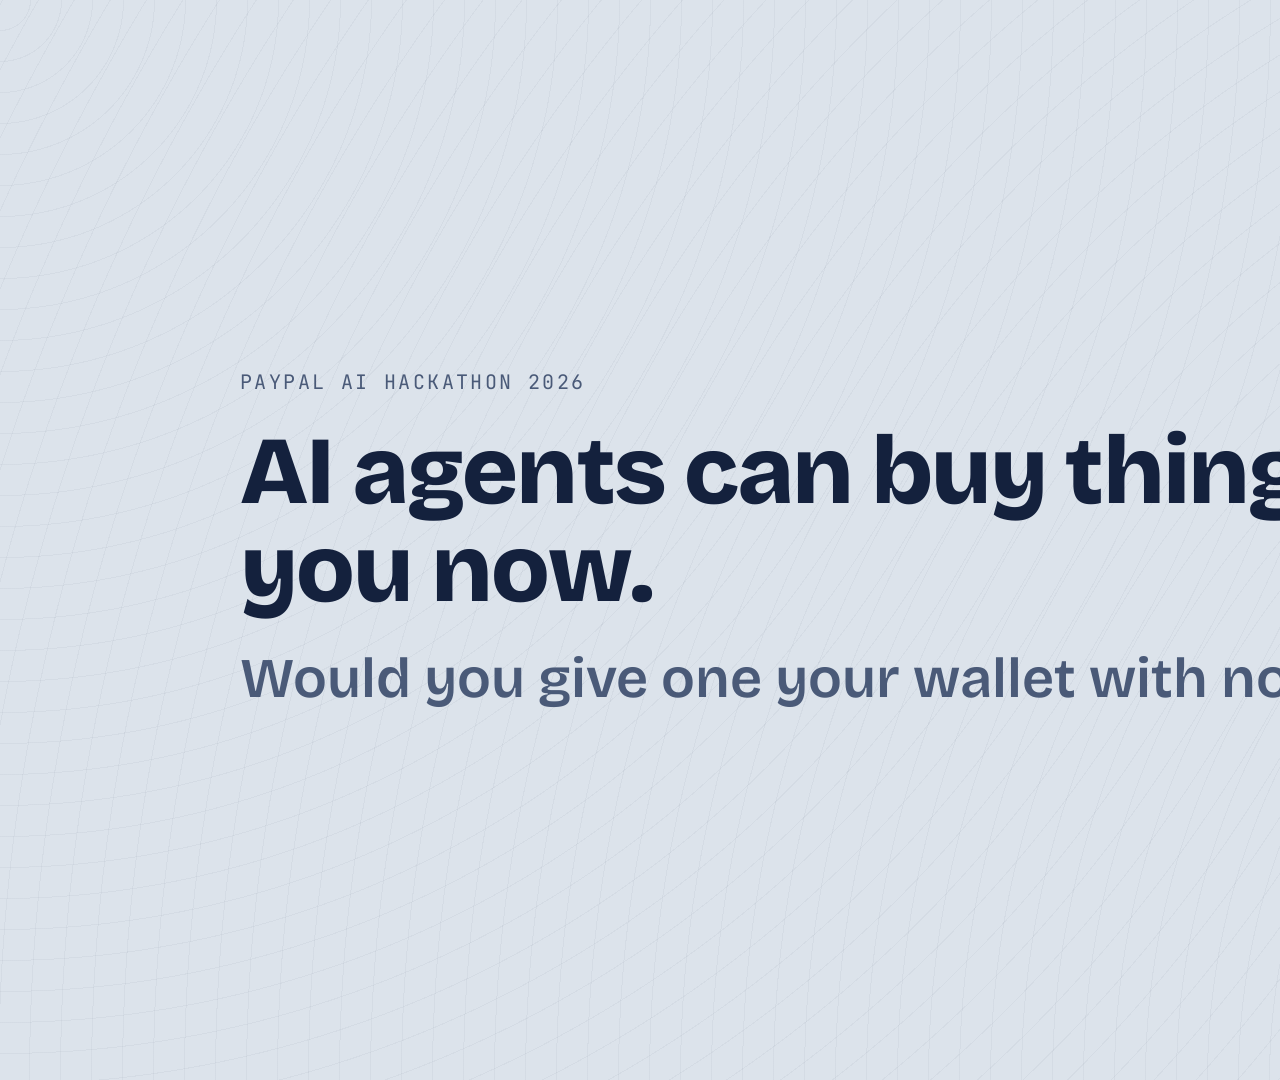
<file: scripts/video/cards/c1.html>
<!doctype html><link rel=stylesheet href=card.css><div class=wrap>
<p class=eyebrow>PayPal AI Hackathon 2026</p>
<h1>AI agents can buy things for you now.</h1>
<h2>Would you give one your wallet with no limits?</h2></div>
</file>
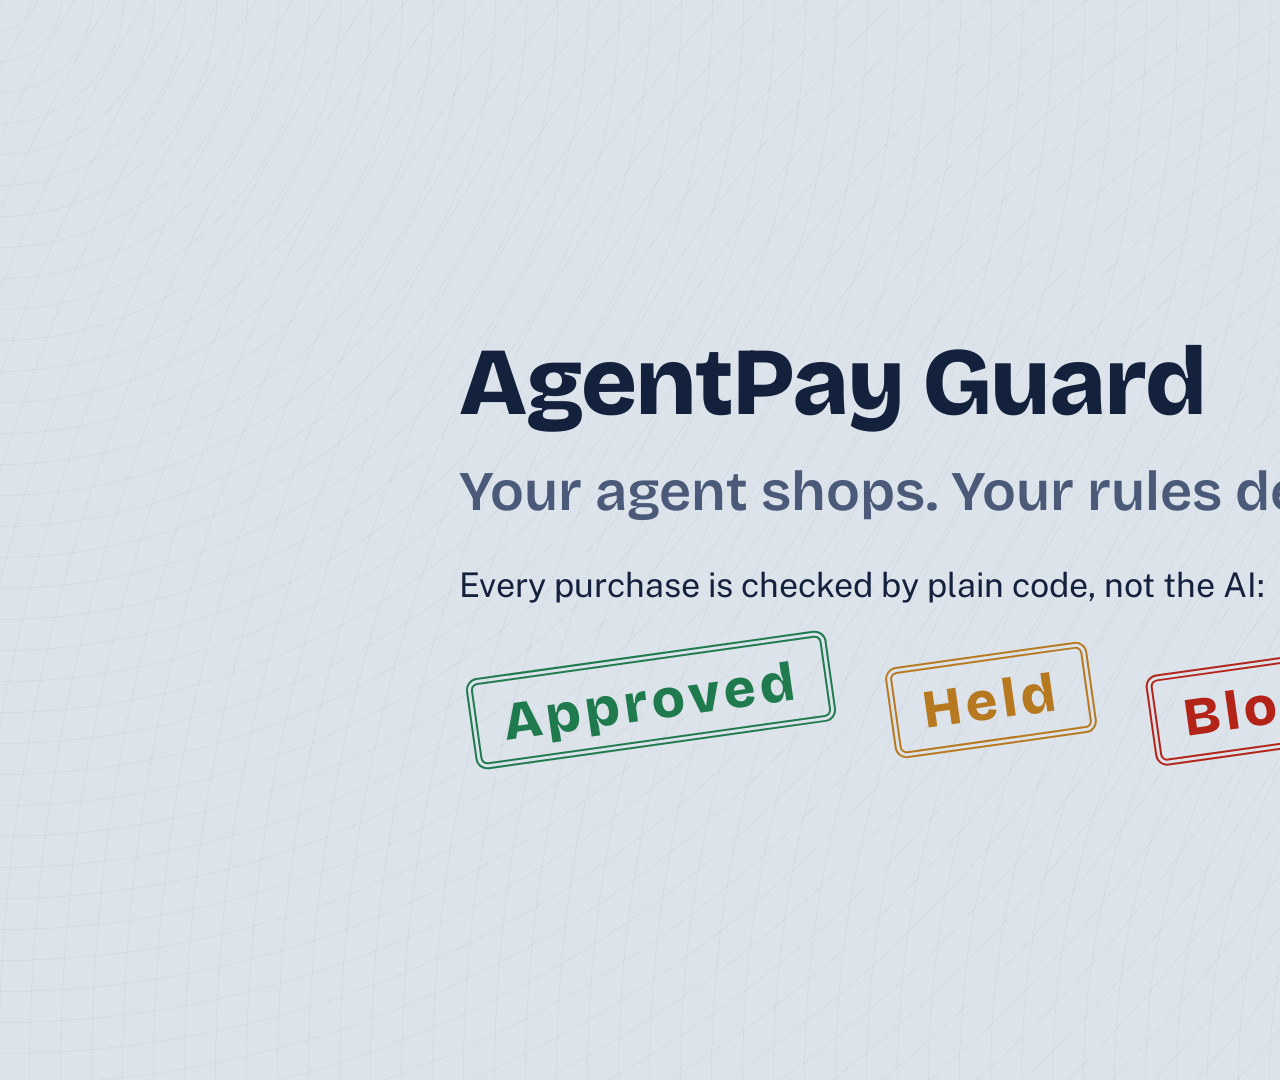
<file: scripts/video/cards/c2.html>
<!doctype html><link rel=stylesheet href=card.css><div class=wrap>
<h1>AgentPay Guard</h1>
<h2>Your agent shops. Your rules decide.</h2>
<p class=big>Every purchase is checked by plain code, not the AI:</p>
<div style="display:flex;gap:56px;margin-top:44px;padding-left:10px"><span class="stamp ok" style="margin:0">Approved</span><span class="stamp hold" style="margin:0">Held</span><span class="stamp no" style="margin:0">Blocked</span></div></div>
</file>
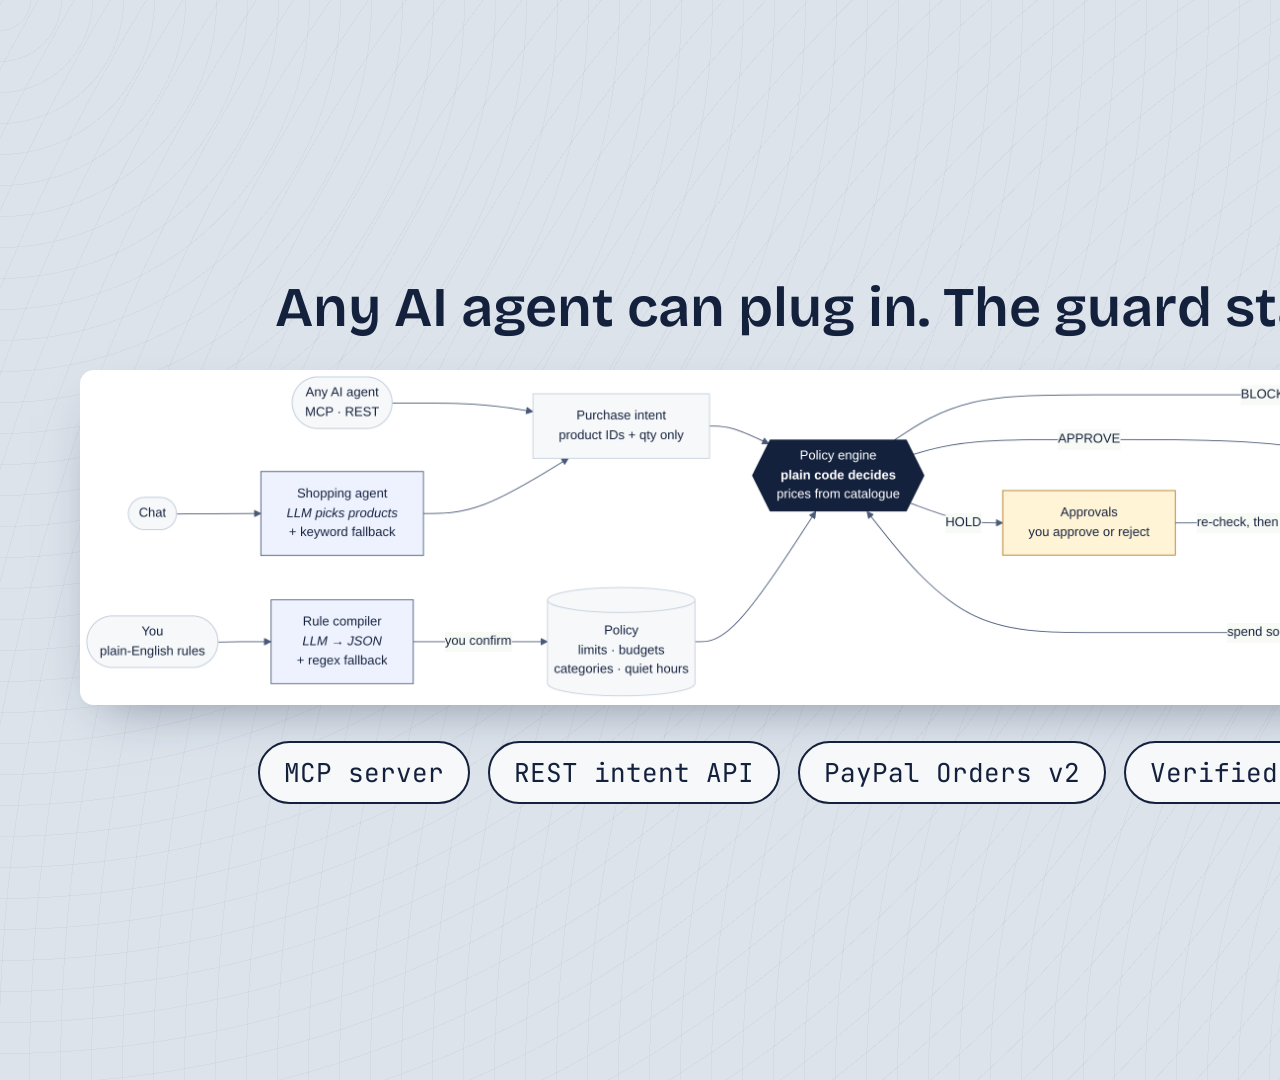
<file: scripts/video/cards/c7.html>
<!doctype html><link rel=stylesheet href=card.css><div style="text-align:center">
<h2 style="color:#14213D;margin:0">Any AI agent can plug in. The guard stays in charge.</h2>
<img class=arch src=../../../docs/media/architecture.png>
<div class=pills><span class=pill>MCP server</span><span class=pill>REST intent API</span><span class=pill>PayPal Orders v2</span><span class=pill>Verified webhooks</span><span class=pill>110 tests</span></div></div>
</file>
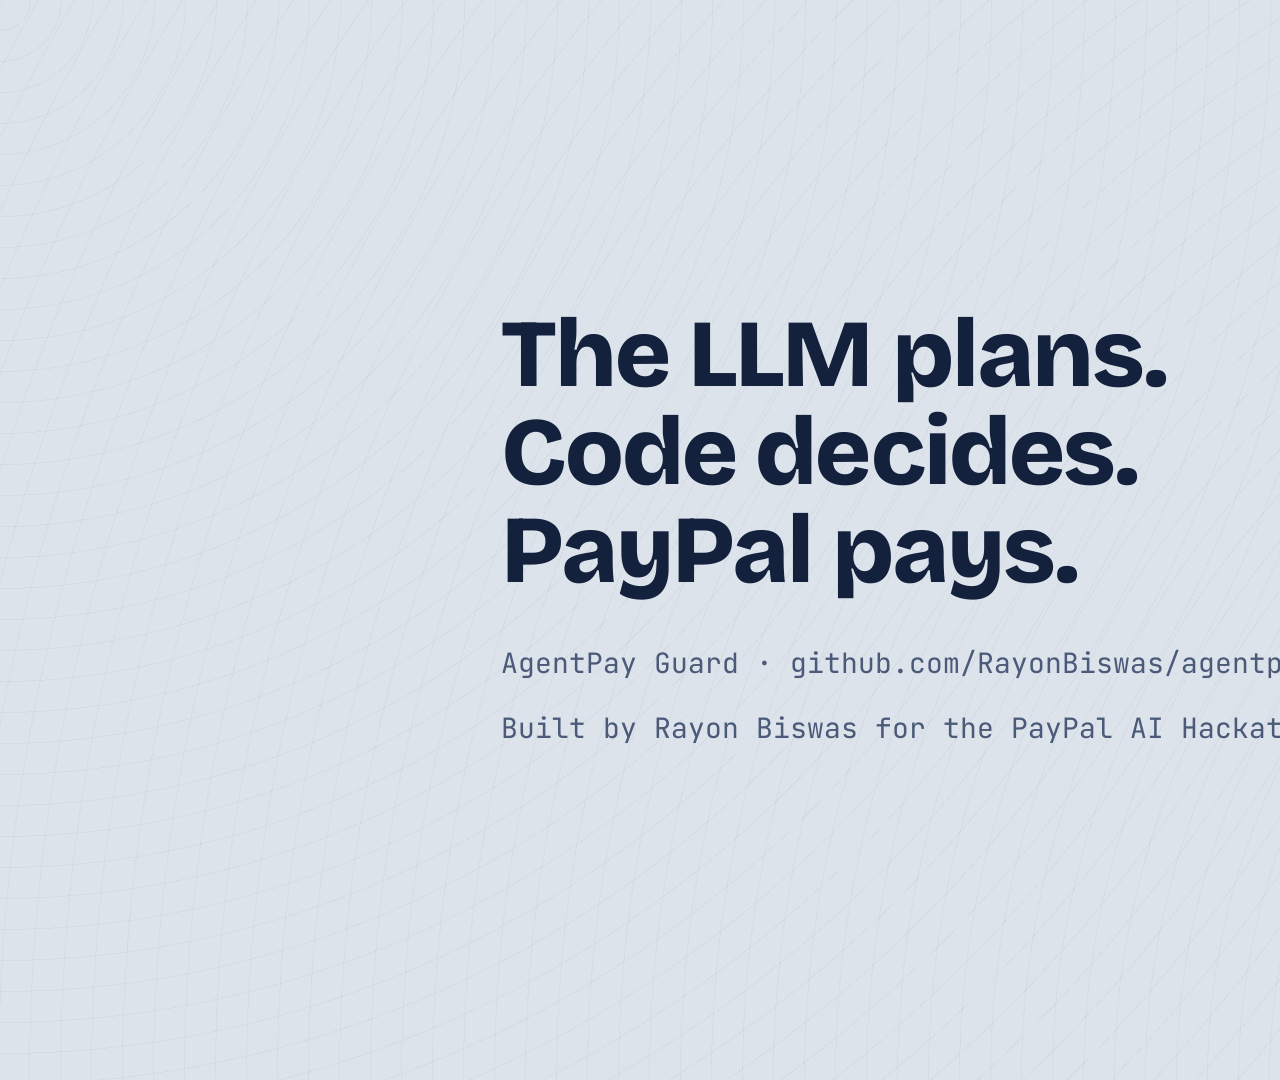
<file: scripts/video/cards/c8.html>
<!doctype html><link rel=stylesheet href=card.css><div class=wrap>
<h1>The LLM plans.<br>Code decides.<br>PayPal pays.</h1>
<p class=mono>AgentPay Guard · github.com/RayonBiswas/agentpay-guard</p>
<p class=mono style="margin-top:12px">Built by Rayon Biswas for the PayPal AI Hackathon 2026</p></div>
</file>
